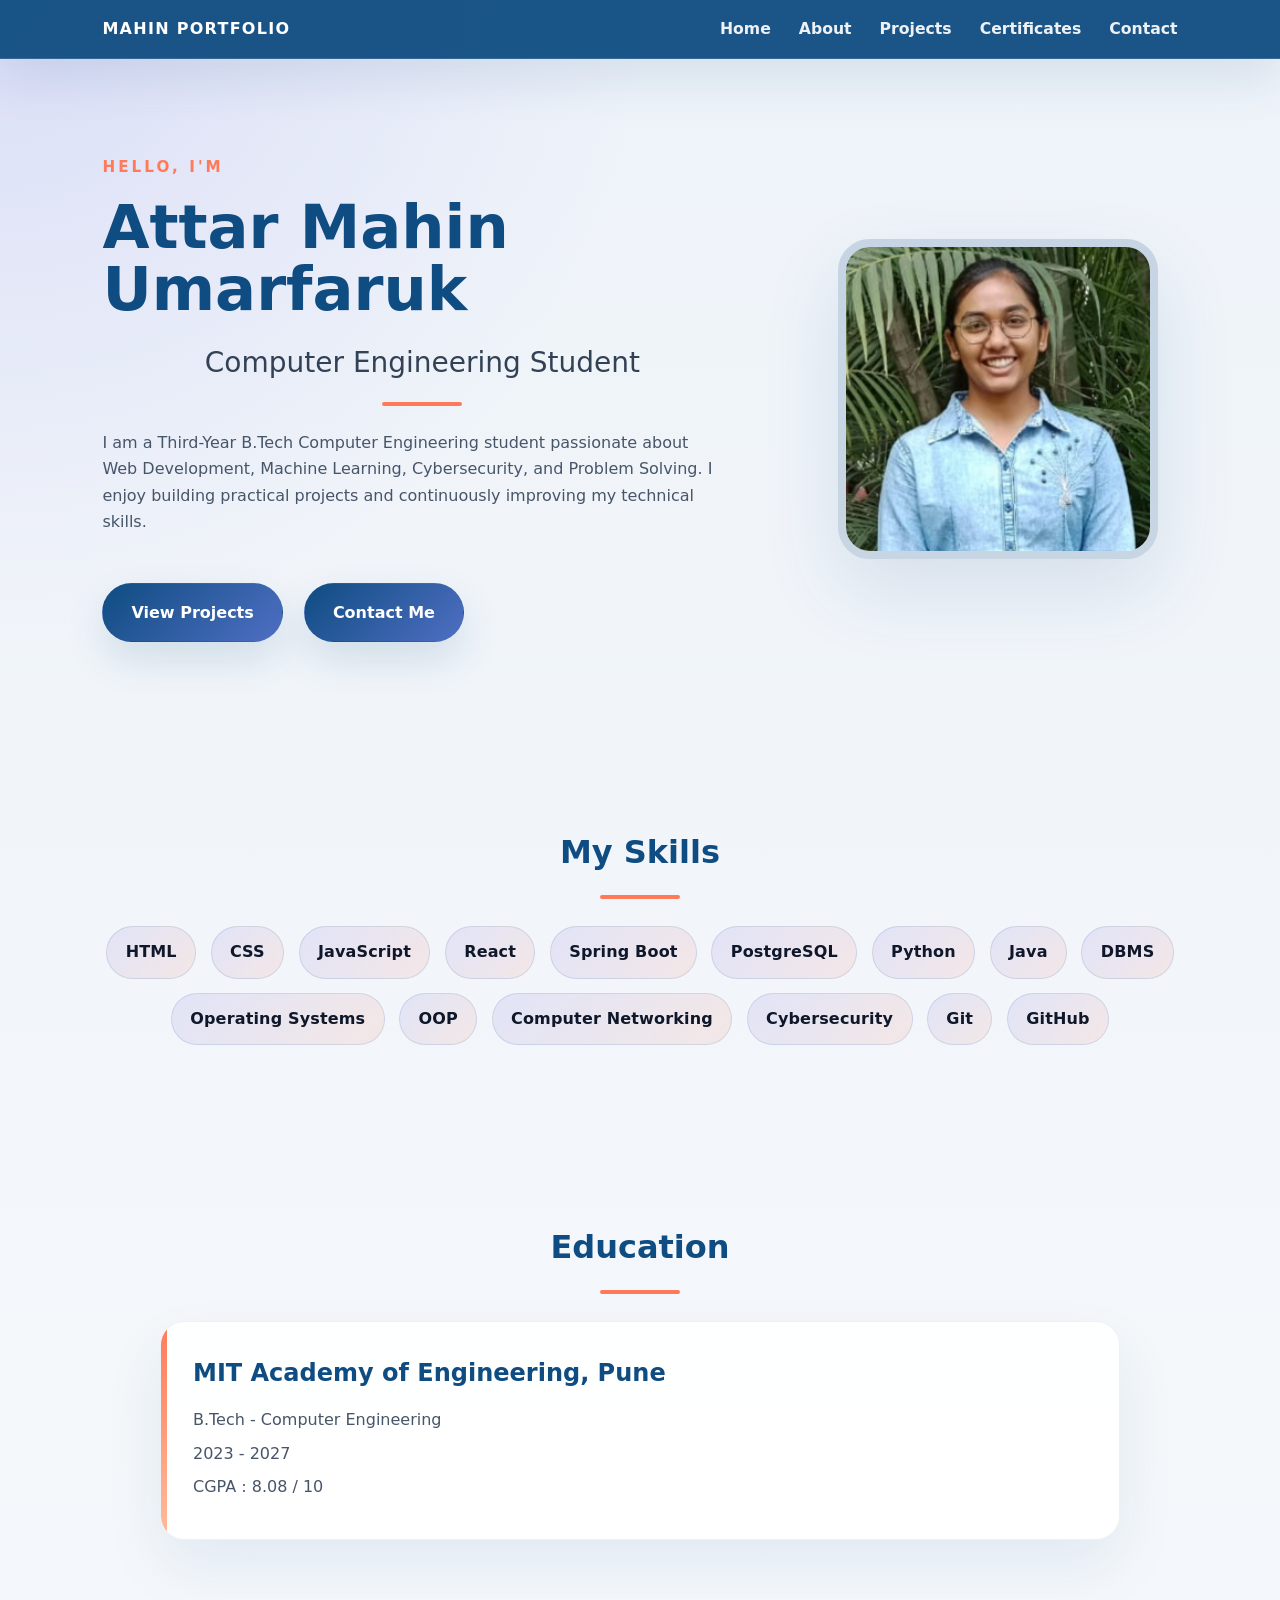
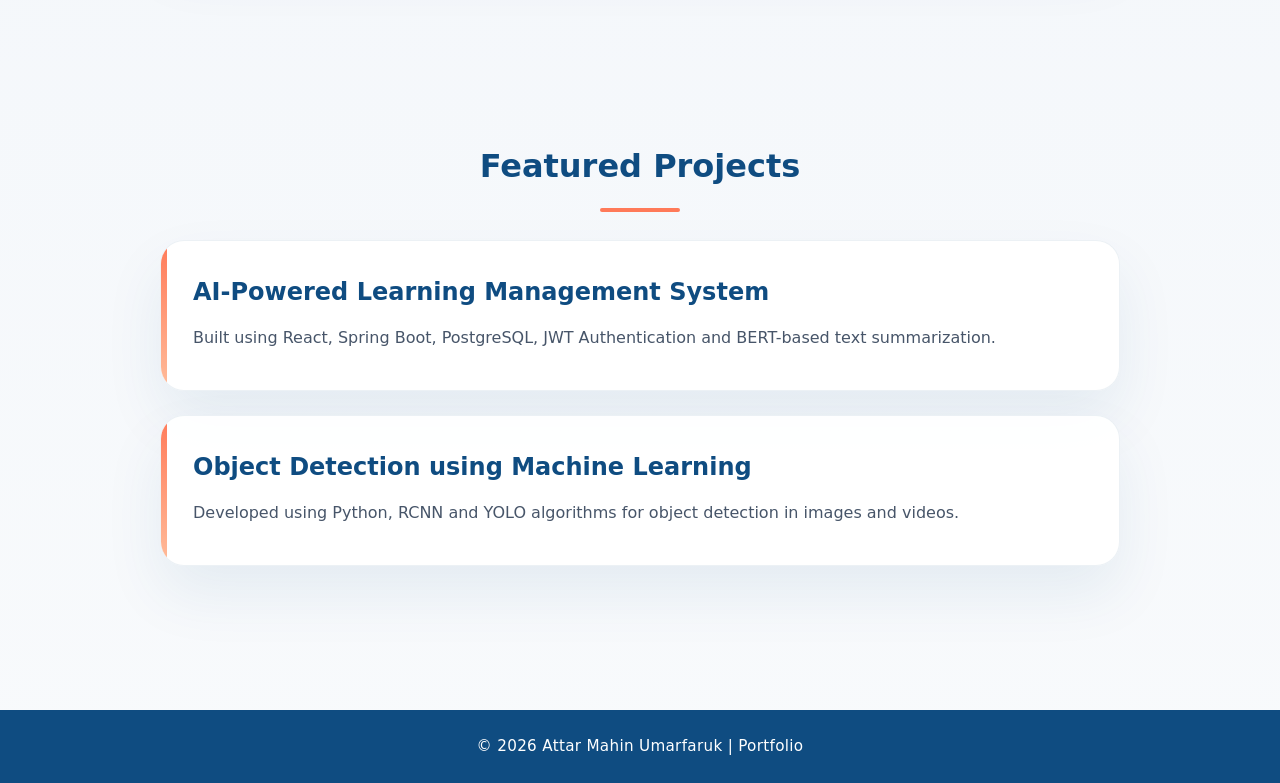
<file: index.html>
<!DOCTYPE html>
<html lang="en">
<head>
    <meta charset="UTF-8">
    <meta name="viewport" content="width=device-width, initial-scale=1.0">
    <title>Attar Mahin Umarfaruk | Portfolio</title>
    <link rel="stylesheet" href="style.css">
</head>

<body>

    <!-- Navigation -->
    <nav>
        <div class="logo">
            <h2>Mahin Portfolio</h2>
        </div>

        <ul>
            <li><a href="index.html">Home</a></li>
            <li><a href="about.html">About</a></li>
            <li><a href="projects.html">Projects</a></li>
            <li><a href="certificates.html">Certificates</a></li>
            <li><a href="contact.html">Contact</a></li>
        </ul>
    </nav>

    <!-- Hero Section -->
    <section class="hero">

        <div class="hero-text">

            <h3>Hello, I'm</h3>

            <h1>Attar Mahin Umarfaruk</h1>

            <h2>Computer Engineering Student</h2>

            <p>
                I am a Third-Year B.Tech Computer Engineering student passionate
                about Web Development, Machine Learning, Cybersecurity, and
                Problem Solving. I enjoy building practical projects and
                continuously improving my technical skills.
            </p>

            <div class="buttons">
                <a href="projects.html" class="btn">View Projects</a>
                <a href="contact.html" class="btn">Contact Me</a>
            </div>

        </div>

        <div class="hero-image">
            <img src="images/profile.jpg" alt="Mahin Profile Photo">
        </div>

    </section>

    <!-- Skills -->
    <section class="skills">

        <h2>My Skills</h2>

        <div class="skill-box">
            <span>HTML</span>
            <span>CSS</span>
            <span>JavaScript</span>
            <span>React</span>
            <span>Spring Boot</span>
            <span>PostgreSQL</span>
            <span>Python</span>
            <span>Java</span>
            <span>DBMS</span>
            <span>Operating Systems</span>
            <span>OOP</span>
            <span>Computer Networking</span>
            <span>Cybersecurity</span>
            <span>Git</span>
            <span>GitHub</span>
        </div>

    </section>

    <!-- Education -->
    <section class="education">

        <h2>Education</h2>

        <div class="card">
            <h3>MIT Academy of Engineering, Pune</h3>
            <p>B.Tech - Computer Engineering</p>
            <p>2023 - 2027</p>
            <p>CGPA : 8.08 / 10</p>
        </div>

    </section>

    <!-- Featured Projects -->
    <section class="projects">

        <h2>Featured Projects</h2>

        <div class="card">
            <h3>AI-Powered Learning Management System</h3>
            <p>
                Built using React, Spring Boot, PostgreSQL,
                JWT Authentication and BERT-based text summarization.
            </p>
        </div>

        <div class="card">
            <h3>Object Detection using Machine Learning</h3>
            <p>
                Developed using Python, RCNN and YOLO algorithms
                for object detection in images and videos.
            </p>
        </div>

    </section>

    <!-- Footer -->
    <footer>
        <p>© 2026 Attar Mahin Umarfaruk | Portfolio</p>
    </footer>

    <script src="script.js"></script>

</body>
</html>
</file>
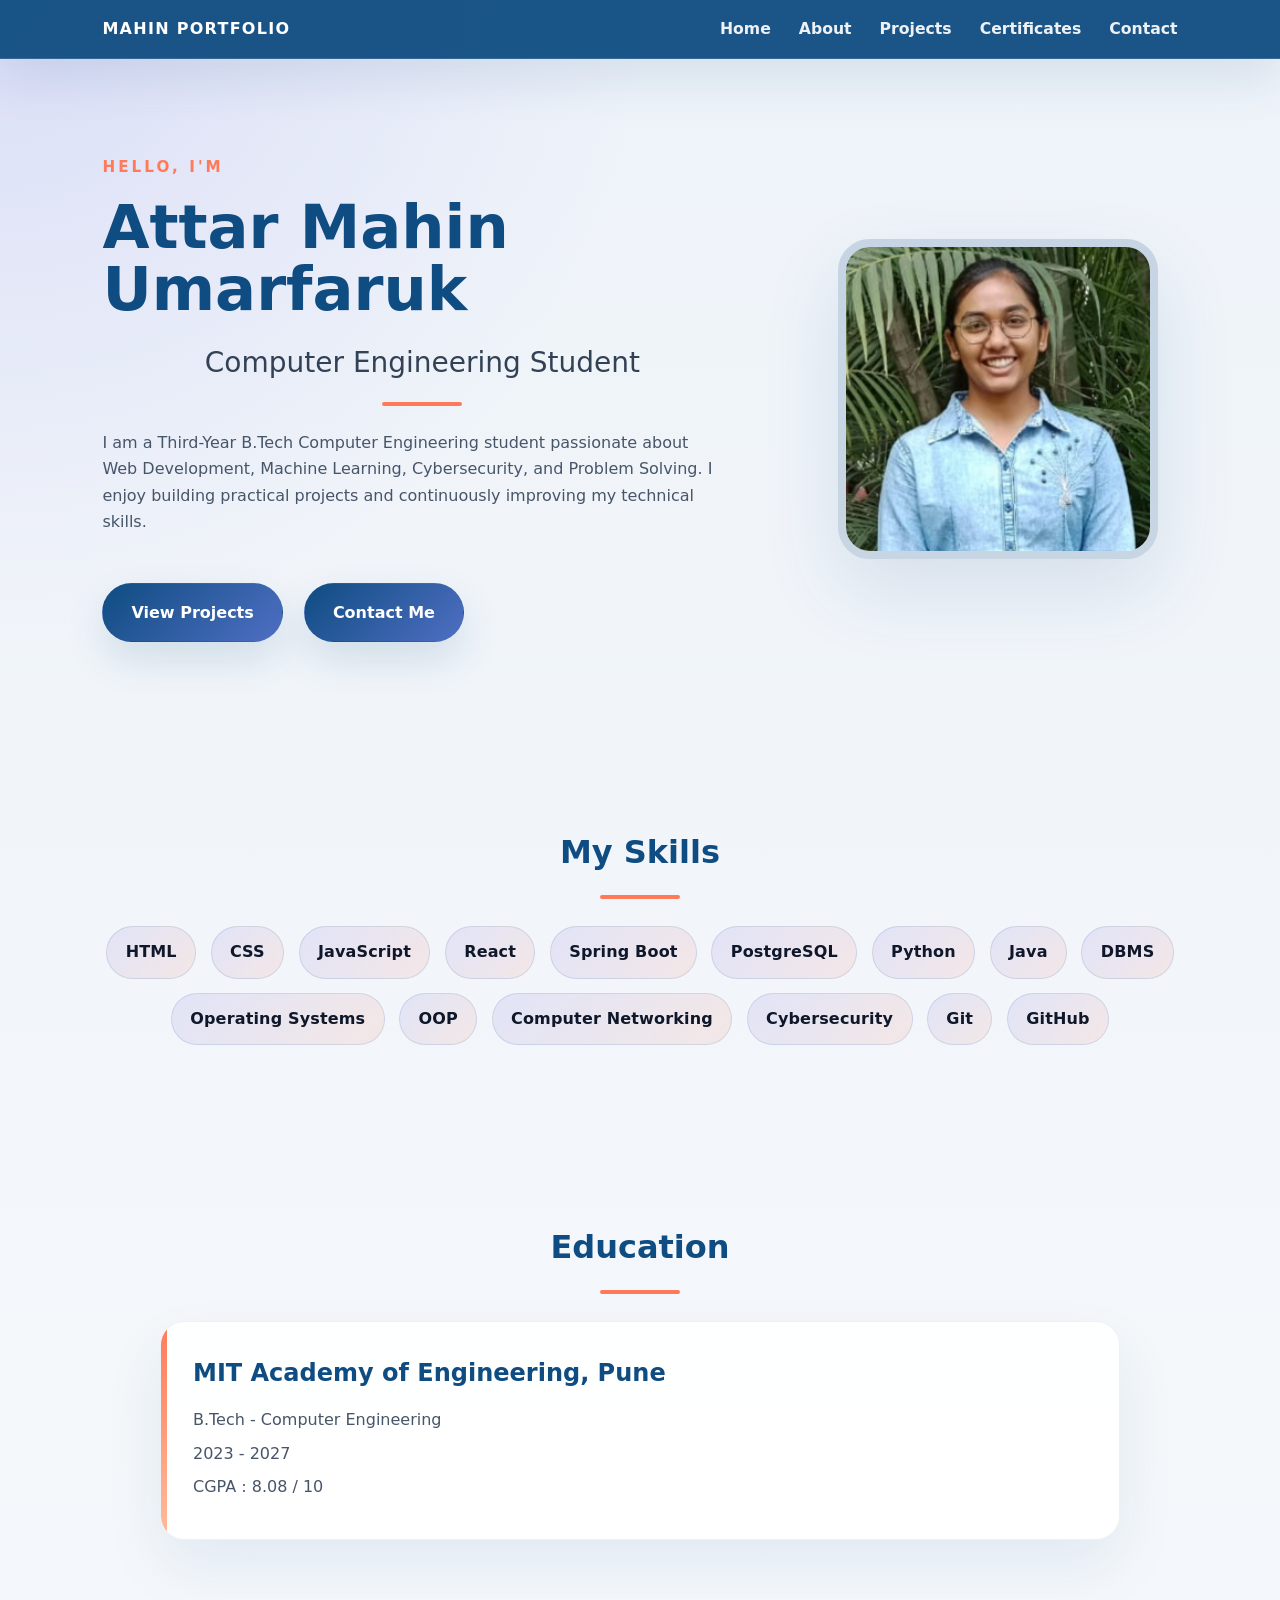
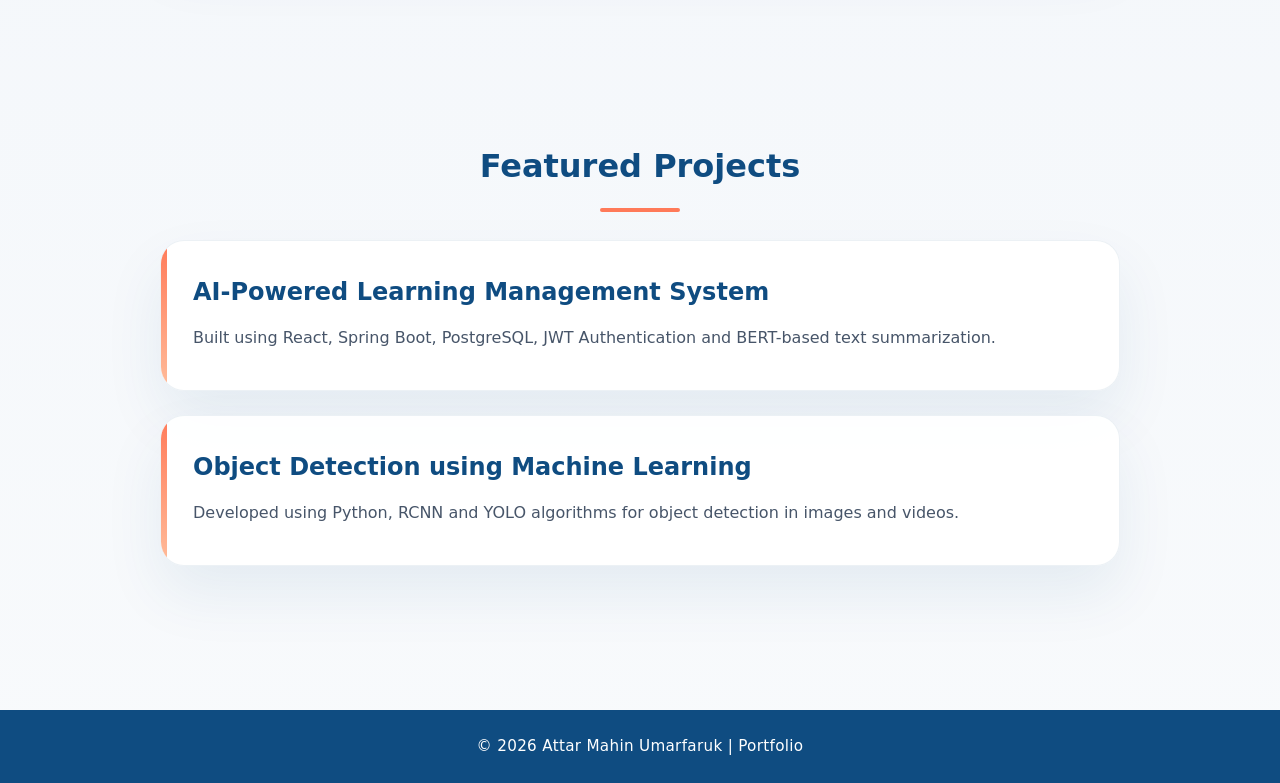
<file: portfolio/index.html>
<!DOCTYPE html>
<html lang="en">
<head>
    <meta charset="UTF-8">
    <meta name="viewport" content="width=device-width, initial-scale=1.0">
    <title>Attar Mahin Umarfaruk | Portfolio</title>
    <link rel="stylesheet" href="style.css">
</head>

<body>

    <!-- Navigation -->
    <nav>
        <div class="logo">
            <h2>Mahin Portfolio</h2>
        </div>

        <ul>
            <li><a href="index.html">Home</a></li>
            <li><a href="about.html">About</a></li>
            <li><a href="projects.html">Projects</a></li>
            <li><a href="certificates.html">Certificates</a></li>
            <li><a href="contact.html">Contact</a></li>
        </ul>
    </nav>

    <!-- Hero Section -->
    <section class="hero">

        <div class="hero-text">

            <h3>Hello, I'm</h3>

            <h1>Attar Mahin Umarfaruk</h1>

            <h2>Computer Engineering Student</h2>

            <p>
                I am a Third-Year B.Tech Computer Engineering student passionate
                about Web Development, Machine Learning, Cybersecurity, and
                Problem Solving. I enjoy building practical projects and
                continuously improving my technical skills.
            </p>

            <div class="buttons">
                <a href="projects.html" class="btn">View Projects</a>
                <a href="contact.html" class="btn">Contact Me</a>
            </div>

        </div>

        <div class="hero-image">
            <img src="images/profile.jpg" alt="Mahin Profile Photo">
        </div>

    </section>

    <!-- Skills -->
    <section class="skills">

        <h2>My Skills</h2>

        <div class="skill-box">
            <span>HTML</span>
            <span>CSS</span>
            <span>JavaScript</span>
            <span>React</span>
            <span>Spring Boot</span>
            <span>PostgreSQL</span>
            <span>Python</span>
            <span>Java</span>
            <span>DBMS</span>
            <span>Operating Systems</span>
            <span>OOP</span>
            <span>Computer Networking</span>
            <span>Cybersecurity</span>
            <span>Git</span>
            <span>GitHub</span>
        </div>

    </section>

    <!-- Education -->
    <section class="education">

        <h2>Education</h2>

        <div class="card">
            <h3>MIT Academy of Engineering, Pune</h3>
            <p>B.Tech - Computer Engineering</p>
            <p>2023 - 2027</p>
            <p>CGPA : 8.08 / 10</p>
        </div>

    </section>

    <!-- Featured Projects -->
    <section class="projects">

        <h2>Featured Projects</h2>

        <div class="card">
            <h3>AI-Powered Learning Management System</h3>
            <p>
                Built using React, Spring Boot, PostgreSQL,
                JWT Authentication and BERT-based text summarization.
            </p>
        </div>

        <div class="card">
            <h3>Object Detection using Machine Learning</h3>
            <p>
                Developed using Python, RCNN and YOLO algorithms
                for object detection in images and videos.
            </p>
        </div>

    </section>

    <!-- Footer -->
    <footer>
        <p>© 2026 Attar Mahin Umarfaruk | Portfolio</p>
    </footer>

    <script src="script.js"></script>

</body>
</html>
</file>
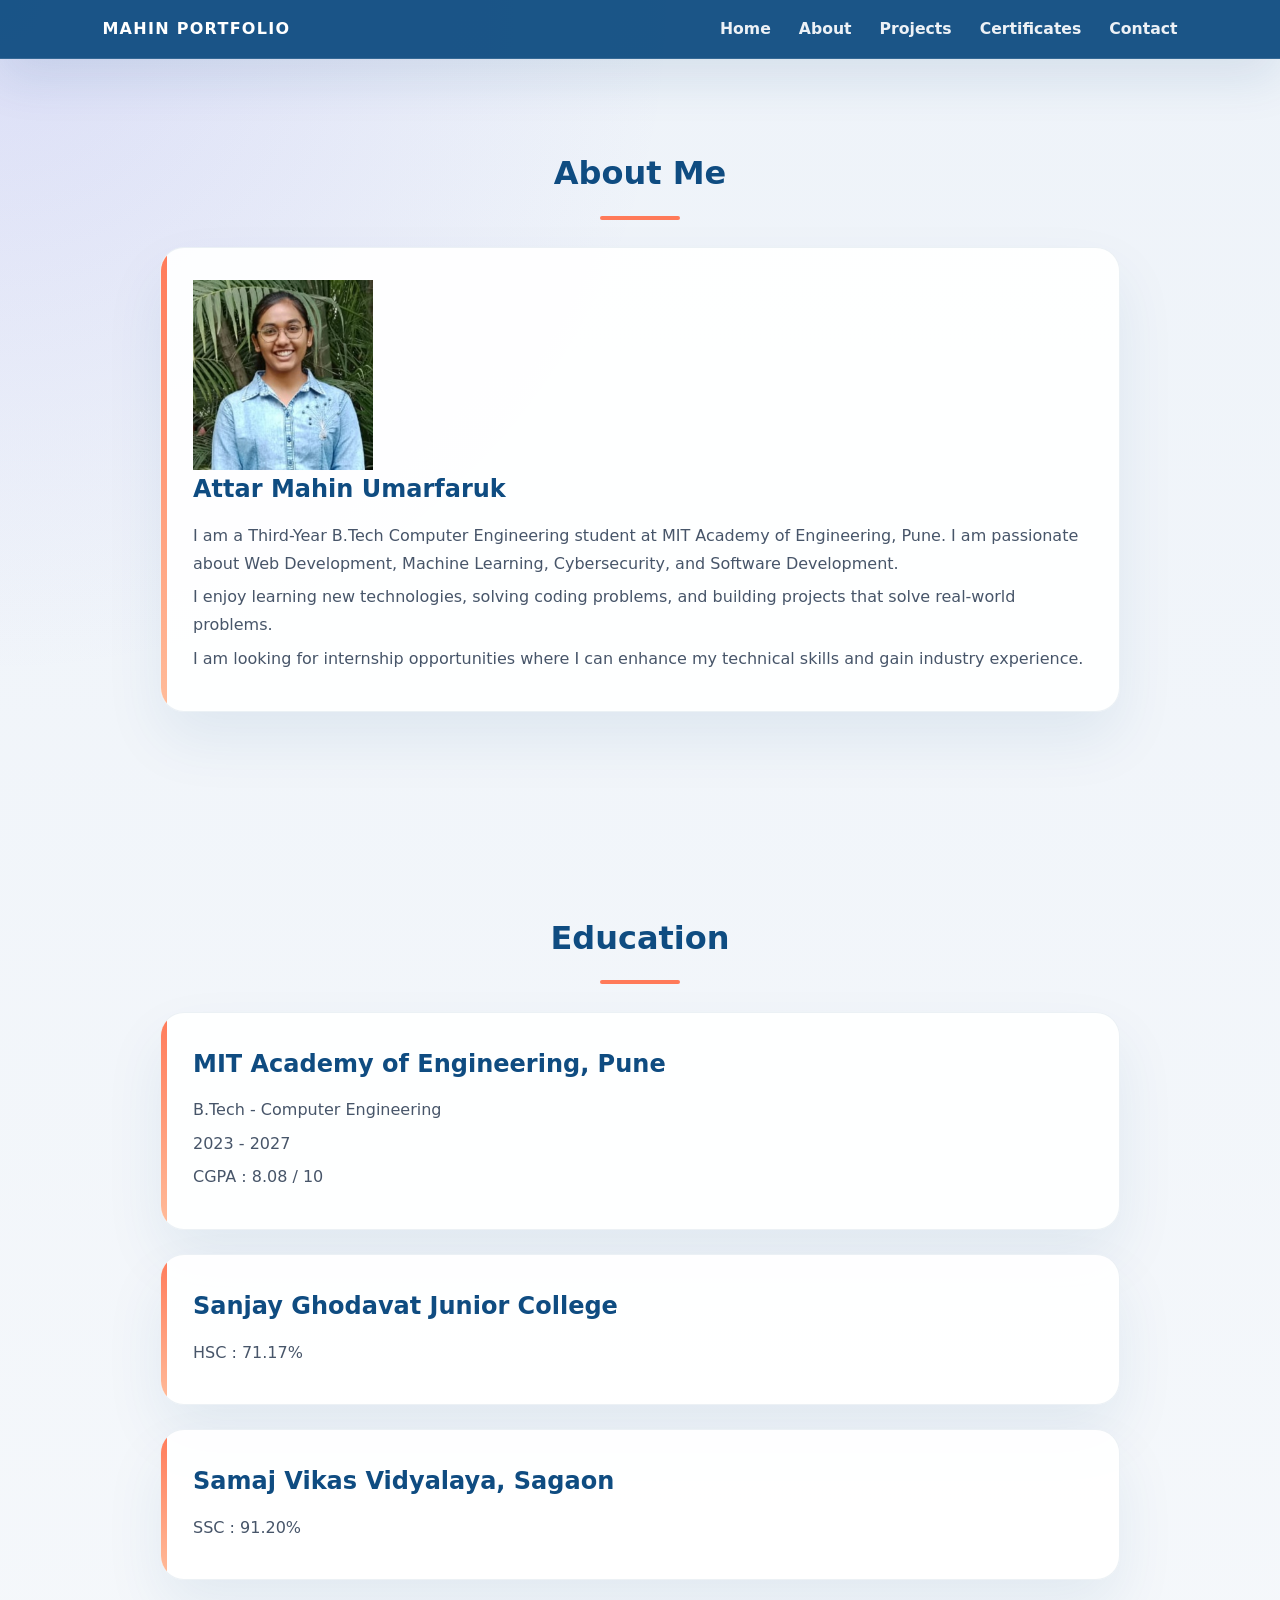
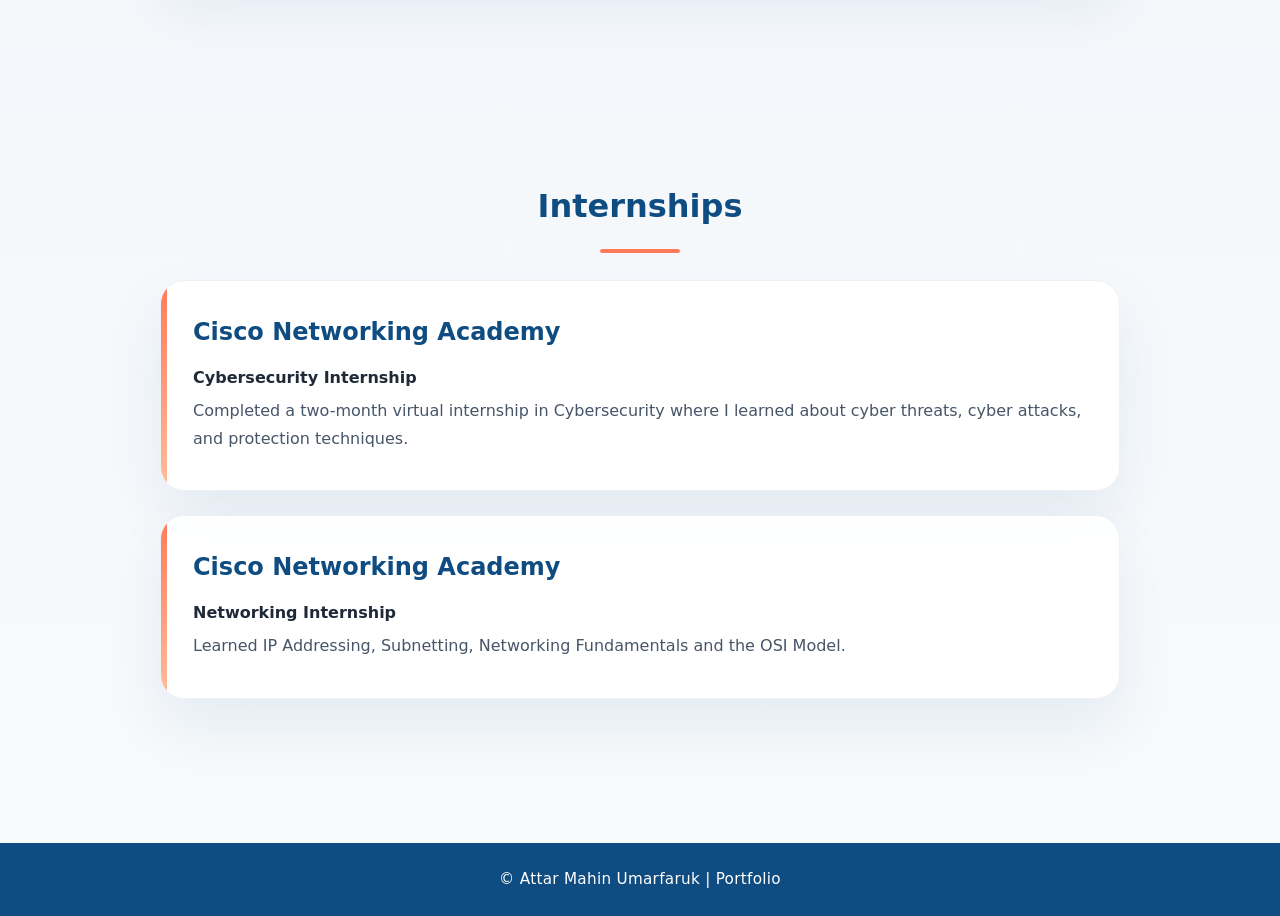
<file: about.html>
<!DOCTYPE html>
<html lang="en">
<head>
    <meta charset="UTF-8">
    <meta name="viewport" content="width=device-width, initial-scale=1.0">
    <title>About | Mahin Portfolio</title>
    <link rel="stylesheet" href="style.css">
</head>

<body>

<nav>
    <div class="logo">
        <h2>Mahin Portfolio</h2>
    </div>

    <ul>
        <li><a href="index.html">Home</a></li>
        <li><a href="about.html">About</a></li>
        <li><a href="projects.html">Projects</a></li>
        <li><a href="certificates.html">Certificates</a></li>
        <li><a href="contact.html">Contact</a></li>
    </ul>
</nav>

<section>

    <h2>About Me</h2>

    <div class="card">

        <img src="images/profile.jpg" alt="Profile Photo" width="180">

        <h3>Attar Mahin Umarfaruk</h3>

        <p>
            I am a Third-Year B.Tech Computer Engineering student at
            MIT Academy of Engineering, Pune.
            I am passionate about Web Development,
            Machine Learning, Cybersecurity, and Software Development.
        </p>

        <p>
            I enjoy learning new technologies, solving coding problems,
            and building projects that solve real-world problems.
        </p>

        <p>
            I am looking for internship opportunities where I can
            enhance my technical skills and gain industry experience.
        </p>

    </div>

</section>

<section>

    <h2>Education</h2>

    <div class="card">

        <h3>MIT Academy of Engineering, Pune</h3>

        <p>B.Tech - Computer Engineering</p>

        <p>2023 - 2027</p>

        <p>CGPA : 8.08 / 10</p>

    </div>

    <div class="card">

        <h3>Sanjay Ghodavat Junior College</h3>

        <p>HSC : 71.17%</p>

    </div>

    <div class="card">

        <h3>Samaj Vikas Vidyalaya, Sagaon</h3>

        <p>SSC : 91.20%</p>

    </div>

</section>

<section>

    <h2>Internships</h2>

    <div class="card">

        <h3>Cisco Networking Academy</h3>

        <h4>Cybersecurity Internship</h4>

        <p>
            Completed a two-month virtual internship in Cybersecurity
            where I learned about cyber threats, cyber attacks,
            and protection techniques.
        </p>

    </div>

    <div class="card">

        <h3>Cisco Networking Academy</h3>

        <h4>Networking Internship</h4>

        <p>
            Learned IP Addressing, Subnetting,
            Networking Fundamentals and the OSI Model.
        </p>

    </div>

</section>

<footer>

<p>© Attar Mahin Umarfaruk | Portfolio</p>

</footer>

</body>
</html>
</file>
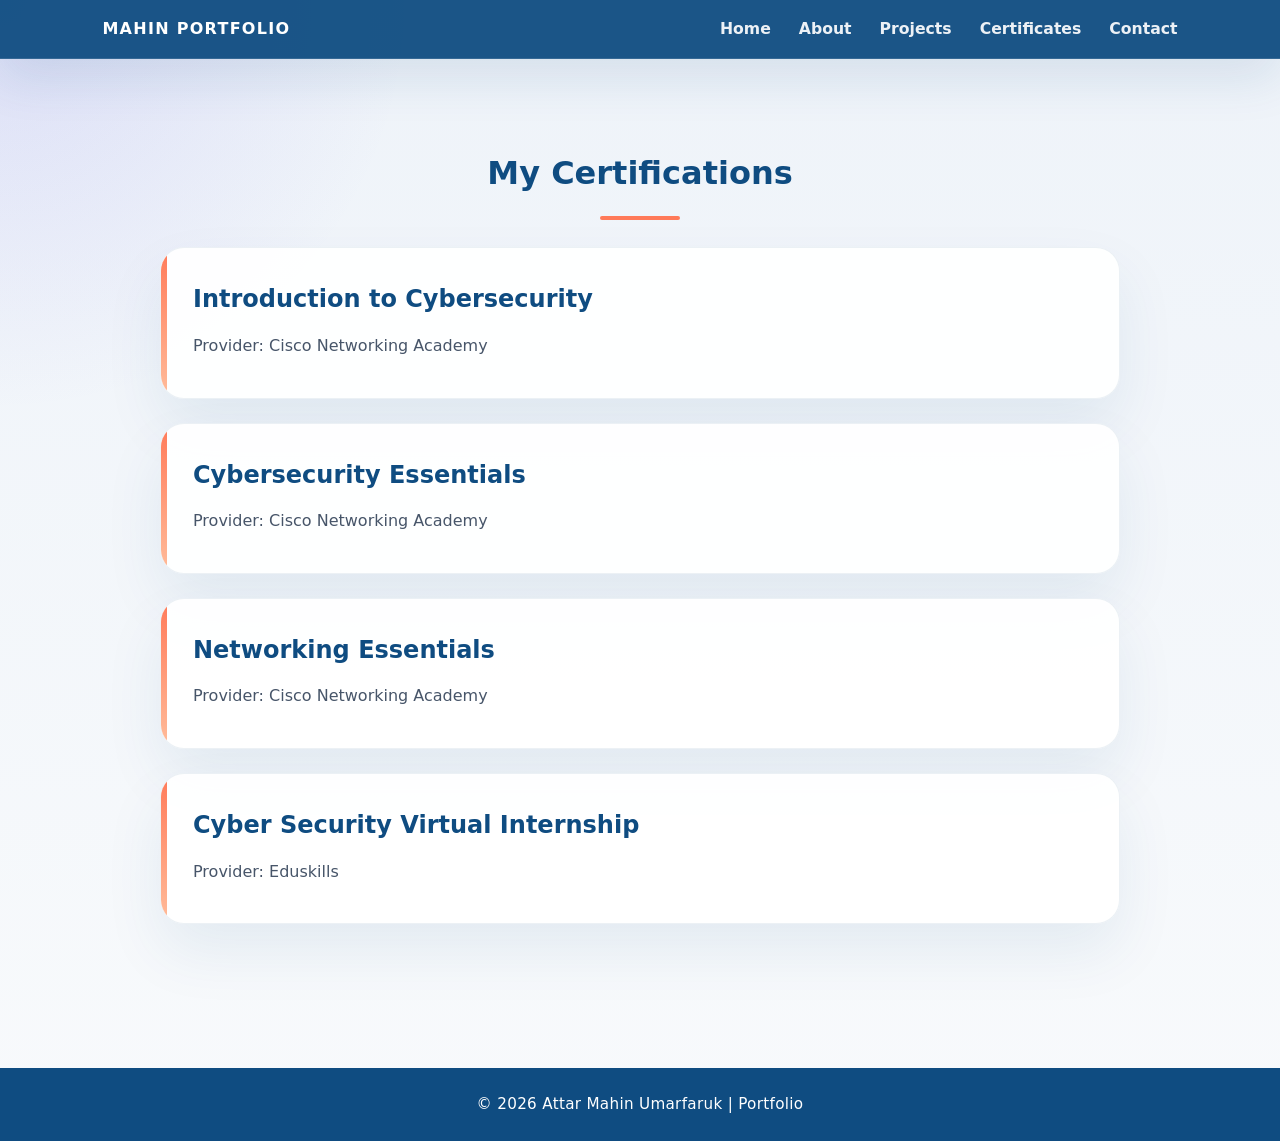
<file: certificates.html>
<!DOCTYPE html>
<html lang="en">
<head>
    <meta charset="UTF-8">
    <meta name="viewport" content="width=device-width, initial-scale=1.0">
    <title>Certificates | Mahin Portfolio</title>
    <link rel="stylesheet" href="style.css">
</head>

<body>

<nav>
    <div class="logo">
        <h2>Mahin Portfolio</h2>
    </div>

    <ul>
        <li><a href="index.html">Home</a></li>
        <li><a href="about.html">About</a></li>
        <li><a href="projects.html">Projects</a></li>
        <li><a href="certificates.html">Certificates</a></li>
        <li><a href="contact.html">Contact</a></li>
    </ul>
</nav>

<section>

    <h2>My Certifications</h2>

    <div class="card">
        <h3>Introduction to Cybersecurity</h3>
        <p>Provider: Cisco Networking Academy</p>
    </div>

    <div class="card">
        <h3>Cybersecurity Essentials</h3>
        <p>Provider: Cisco Networking Academy</p>
    </div>

    <div class="card">
        <h3>Networking Essentials</h3>
        <p>Provider: Cisco Networking Academy</p>
    </div>

    <div class="card">
        <h3>Cyber Security Virtual Internship</h3>
        <p>Provider: Eduskills</p>
    </div>

</section>

<footer>
    <p>© 2026 Attar Mahin Umarfaruk | Portfolio</p>
</footer>

</body>
</html>
</file>
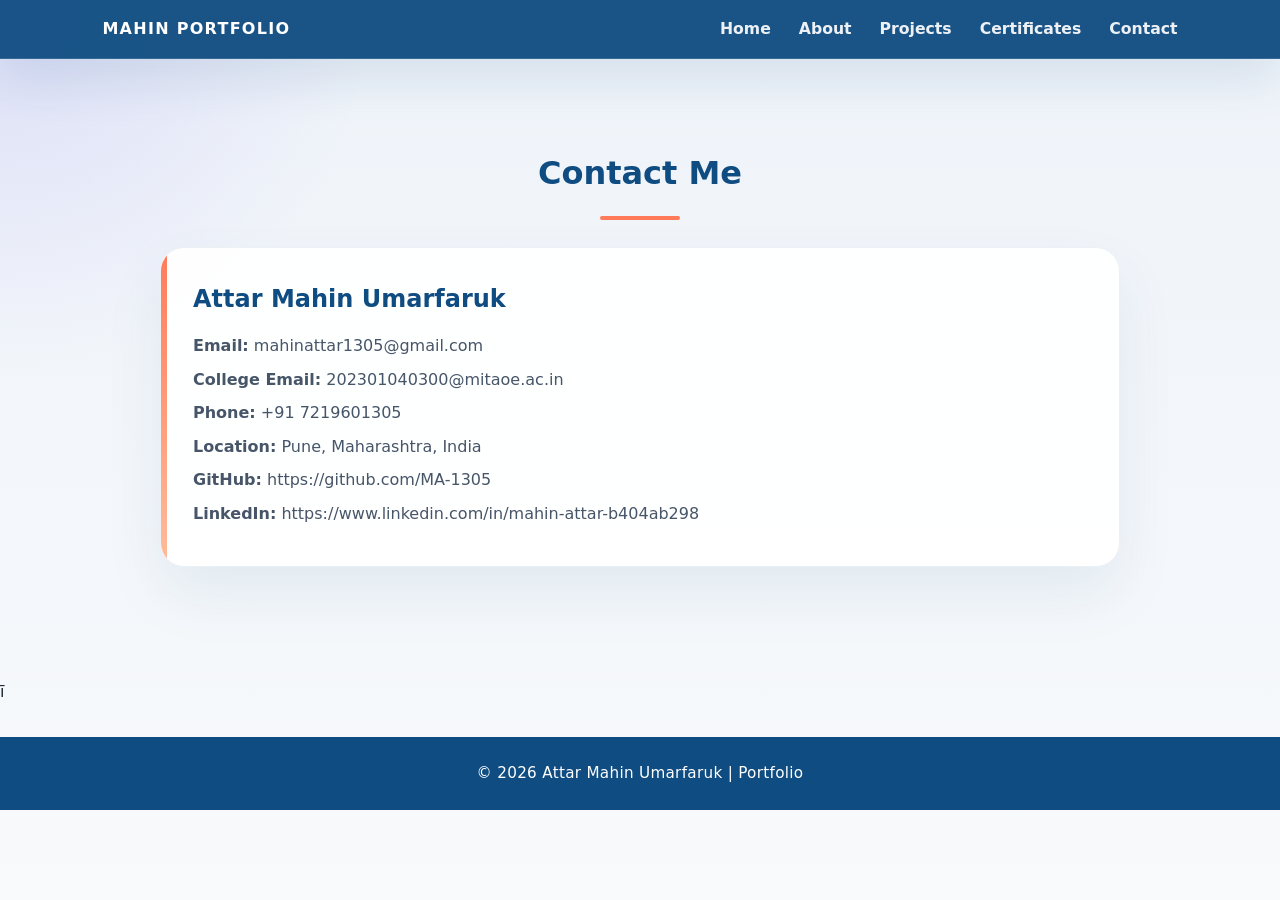
<file: contact.html>
<!DOCTYPE html>
<html lang="en">
<head>
    <meta charset="UTF-8">
    <meta name="viewport" content="width=device-width, initial-scale=1.0">
    <title>Contact | Mahin Portfolio</title>
    <link rel="stylesheet" href="style.css">
</head>

<body>

<nav>
    <div class="logo">
        <h2>Mahin Portfolio</h2>
    </div>

    <ul>
        <li><a href="index.html">Home</a></li>
        <li><a href="about.html">About</a></li>
        <li><a href="projects.html">Projects</a></li>
        <li><a href="certificates.html">Certificates</a></li>
        <li><a href="contact.html">Contact</a></li>
    </ul>
</nav>

<section>

    <h2>Contact Me</h2>

    <div class="card">

        <h3>Attar Mahin Umarfaruk</h3>

        <p><strong>Email:</strong> mahinattar1305@gmail.com</p>

        <p><strong>College Email:</strong> 202301040300@mitaoe.ac.in</p>

        <p><strong>Phone:</strong> +91 7219601305</p>

        <p><strong>Location:</strong> Pune, Maharashtra, India</p>

        <p><strong>GitHub:</strong> https://github.com/MA-1305</p>

        <p><strong>LinkedIn:</strong> https://www.linkedin.com/in/mahin-attar-b404ab298</p>

    </div>

</section>
ī
<footer>
    <p>© 2026 Attar Mahin Umarfaruk | Portfolio</p>
</footer>

</body>
</html>
</file>
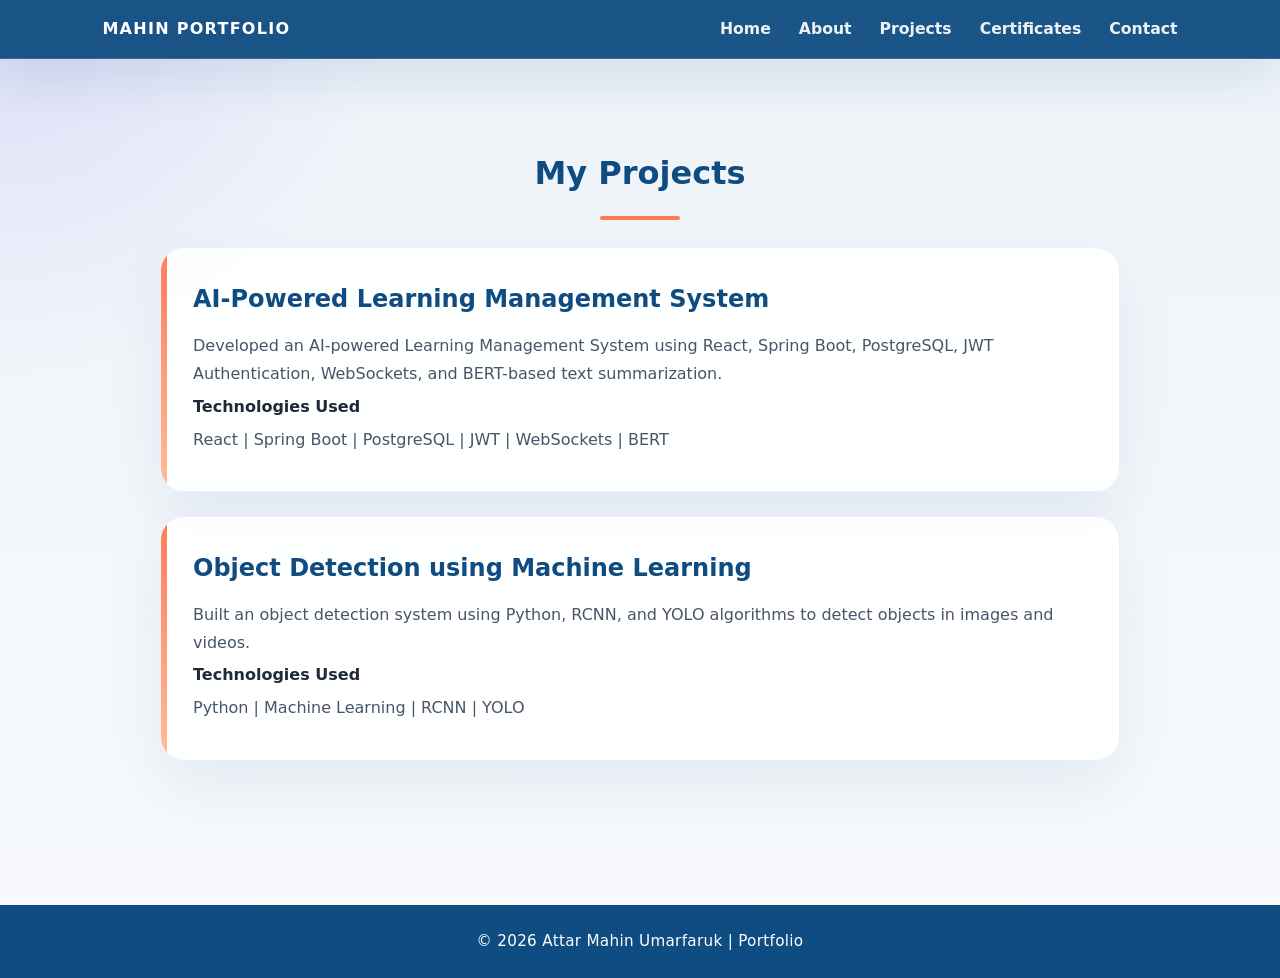
<file: projects.html>
<!DOCTYPE html>
<html lang="en">
<head>
    <meta charset="UTF-8">
    <meta name="viewport" content="width=device-width, initial-scale=1.0">
    <title>Projects | Mahin Portfolio</title>
    <link rel="stylesheet" href="style.css">
</head>

<body>

<nav>
    <div class="logo">
        <h2>Mahin Portfolio</h2>
    </div>

    <ul>
        <li><a href="index.html">Home</a></li>
        <li><a href="about.html">About</a></li>
        <li><a href="projects.html">Projects</a></li>
        <li><a href="certificates.html">Certificates</a></li>
        <li><a href="contact.html">Contact</a></li>
    </ul>
</nav>

<section>

    <h2>My Projects</h2>

    <div class="card">
        <h3>AI-Powered Learning Management System</h3>

        <p>
            Developed an AI-powered Learning Management System using React,
            Spring Boot, PostgreSQL, JWT Authentication, WebSockets, and
            BERT-based text summarization.
        </p>

        <h4>Technologies Used</h4>

        <p>
            React | Spring Boot | PostgreSQL | JWT | WebSockets | BERT
        </p>

    </div>

    <div class="card">
        <h3>Object Detection using Machine Learning</h3>

        <p>
            Built an object detection system using Python, RCNN, and YOLO
            algorithms to detect objects in images and videos.
        </p>

        <h4>Technologies Used</h4>

        <p>
            Python | Machine Learning | RCNN | YOLO
        </p>

    </div>

</section>

<footer>
    <p>© 2026 Attar Mahin Umarfaruk | Portfolio</p>
</footer>

</body>
</html>
</file>
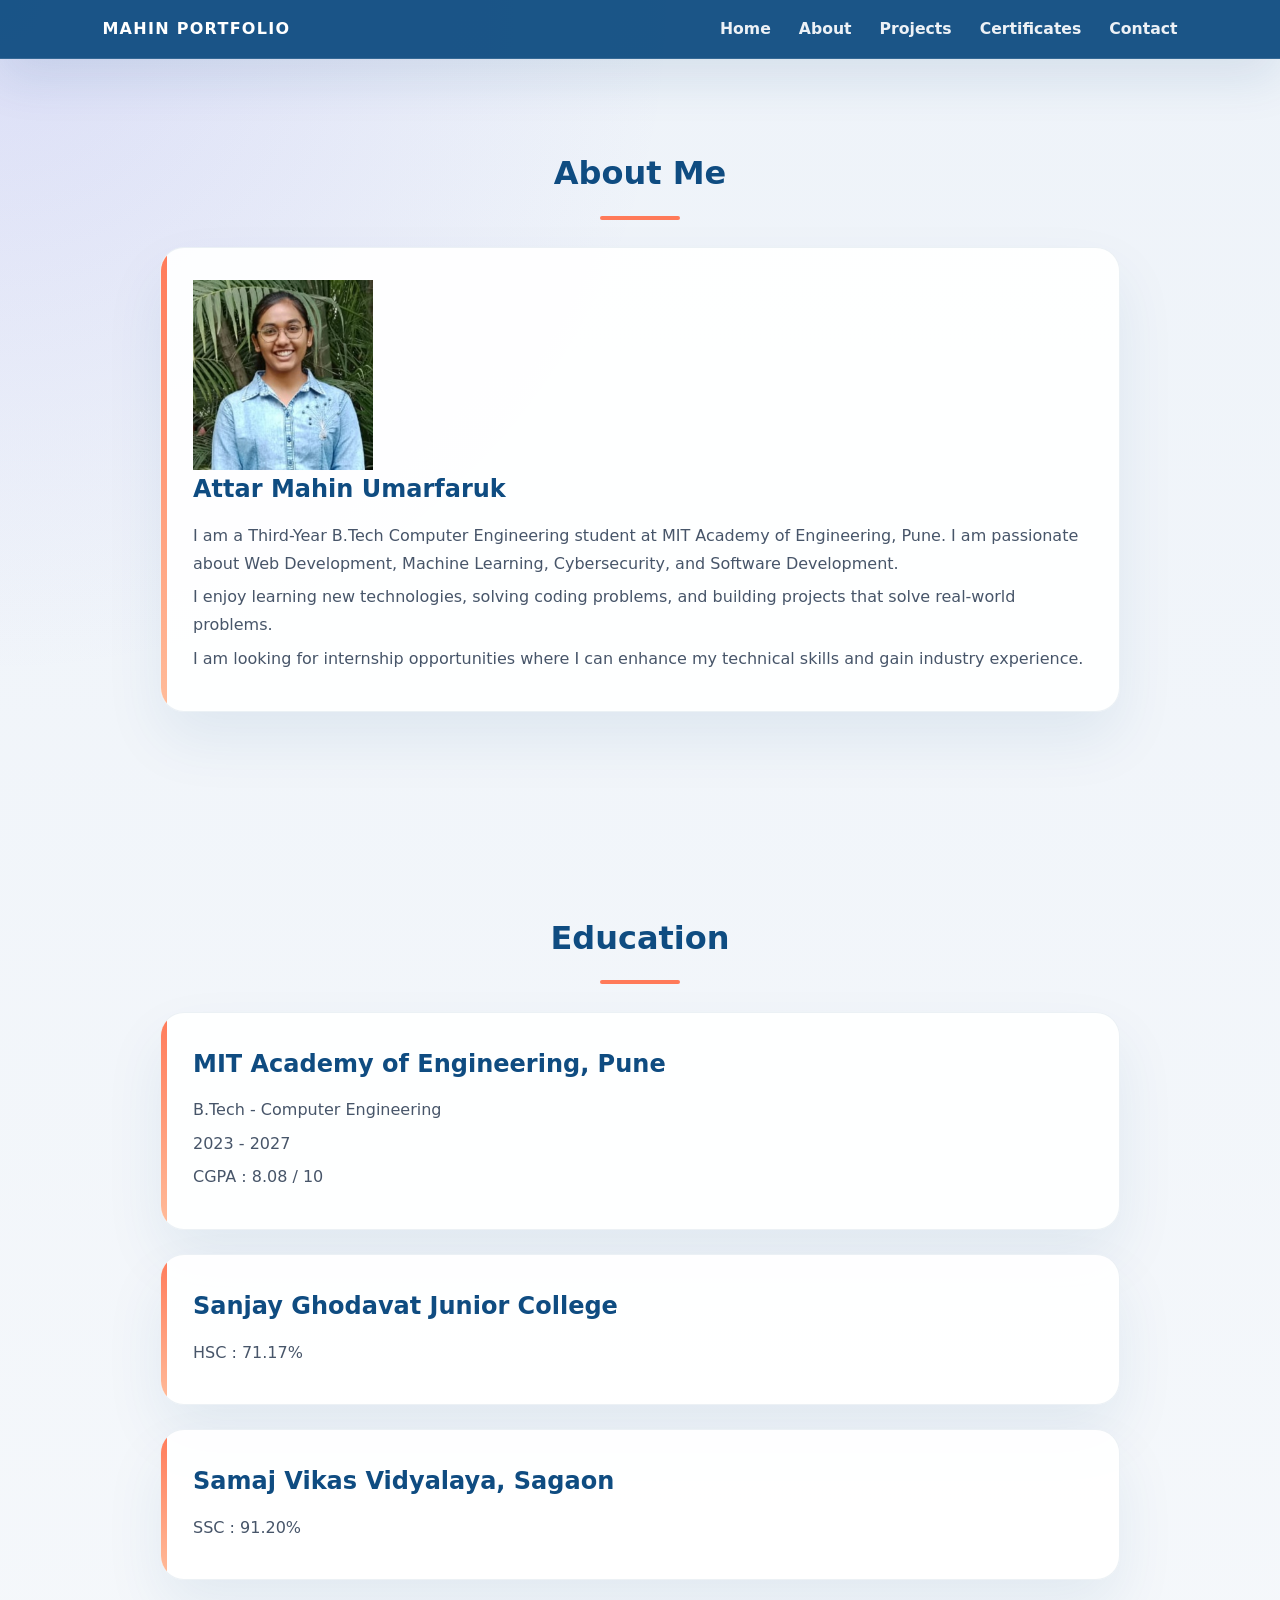
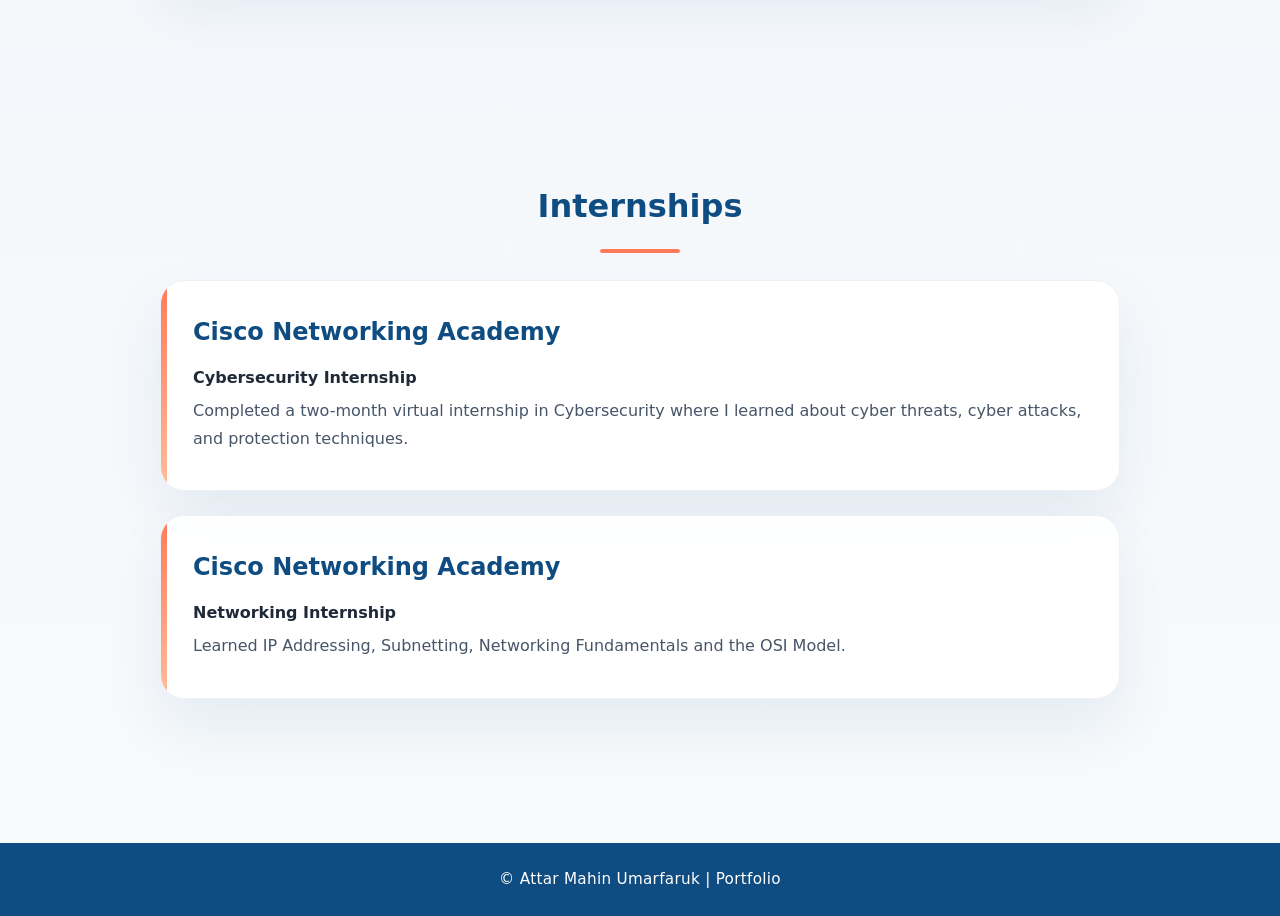
<file: portfolio/about.html>
<!DOCTYPE html>
<html lang="en">
<head>
    <meta charset="UTF-8">
    <meta name="viewport" content="width=device-width, initial-scale=1.0">
    <title>About | Mahin Portfolio</title>
    <link rel="stylesheet" href="style.css">
</head>

<body>

<nav>
    <div class="logo">
        <h2>Mahin Portfolio</h2>
    </div>

    <ul>
        <li><a href="index.html">Home</a></li>
        <li><a href="about.html">About</a></li>
        <li><a href="projects.html">Projects</a></li>
        <li><a href="certificates.html">Certificates</a></li>
        <li><a href="contact.html">Contact</a></li>
    </ul>
</nav>

<section>

    <h2>About Me</h2>

    <div class="card">

        <img src="images/profile.jpg" alt="Profile Photo" width="180">

        <h3>Attar Mahin Umarfaruk</h3>

        <p>
            I am a Third-Year B.Tech Computer Engineering student at
            MIT Academy of Engineering, Pune.
            I am passionate about Web Development,
            Machine Learning, Cybersecurity, and Software Development.
        </p>

        <p>
            I enjoy learning new technologies, solving coding problems,
            and building projects that solve real-world problems.
        </p>

        <p>
            I am looking for internship opportunities where I can
            enhance my technical skills and gain industry experience.
        </p>

    </div>

</section>

<section>

    <h2>Education</h2>

    <div class="card">

        <h3>MIT Academy of Engineering, Pune</h3>

        <p>B.Tech - Computer Engineering</p>

        <p>2023 - 2027</p>

        <p>CGPA : 8.08 / 10</p>

    </div>

    <div class="card">

        <h3>Sanjay Ghodavat Junior College</h3>

        <p>HSC : 71.17%</p>

    </div>

    <div class="card">

        <h3>Samaj Vikas Vidyalaya, Sagaon</h3>

        <p>SSC : 91.20%</p>

    </div>

</section>

<section>

    <h2>Internships</h2>

    <div class="card">

        <h3>Cisco Networking Academy</h3>

        <h4>Cybersecurity Internship</h4>

        <p>
            Completed a two-month virtual internship in Cybersecurity
            where I learned about cyber threats, cyber attacks,
            and protection techniques.
        </p>

    </div>

    <div class="card">

        <h3>Cisco Networking Academy</h3>

        <h4>Networking Internship</h4>

        <p>
            Learned IP Addressing, Subnetting,
            Networking Fundamentals and the OSI Model.
        </p>

    </div>

</section>

<footer>

<p>© Attar Mahin Umarfaruk | Portfolio</p>

</footer>

</body>
</html>
</file>
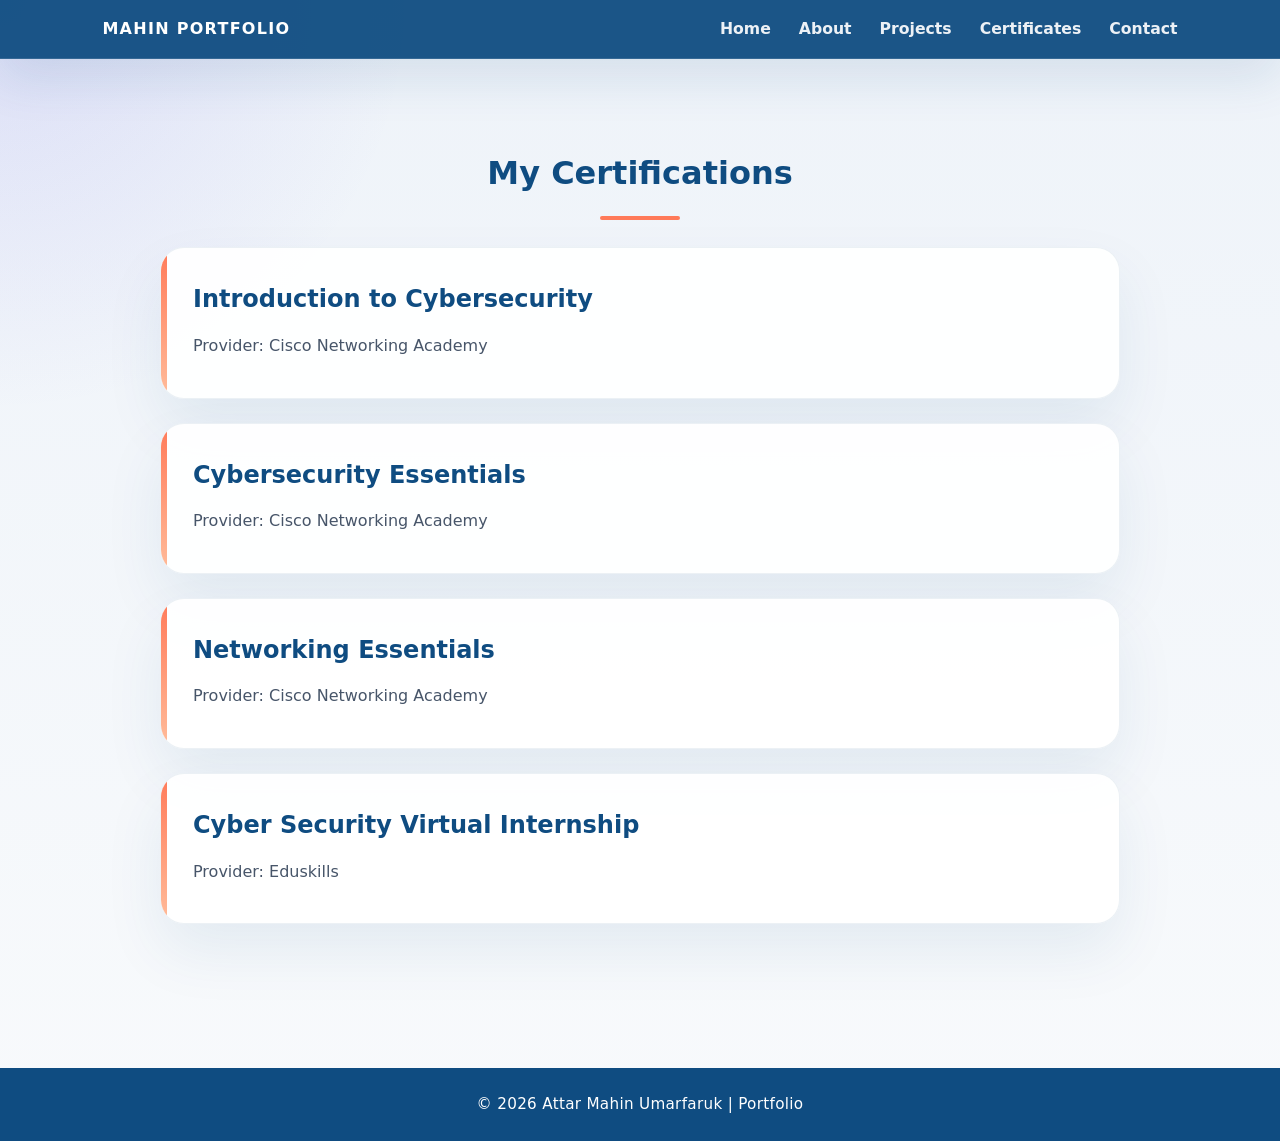
<file: portfolio/certificates.html>
<!DOCTYPE html>
<html lang="en">
<head>
    <meta charset="UTF-8">
    <meta name="viewport" content="width=device-width, initial-scale=1.0">
    <title>Certificates | Mahin Portfolio</title>
    <link rel="stylesheet" href="style.css">
</head>

<body>

<nav>
    <div class="logo">
        <h2>Mahin Portfolio</h2>
    </div>

    <ul>
        <li><a href="index.html">Home</a></li>
        <li><a href="about.html">About</a></li>
        <li><a href="projects.html">Projects</a></li>
        <li><a href="certificates.html">Certificates</a></li>
        <li><a href="contact.html">Contact</a></li>
    </ul>
</nav>

<section>

    <h2>My Certifications</h2>

    <div class="card">
        <h3>Introduction to Cybersecurity</h3>
        <p>Provider: Cisco Networking Academy</p>
    </div>

    <div class="card">
        <h3>Cybersecurity Essentials</h3>
        <p>Provider: Cisco Networking Academy</p>
    </div>

    <div class="card">
        <h3>Networking Essentials</h3>
        <p>Provider: Cisco Networking Academy</p>
    </div>

    <div class="card">
        <h3>Cyber Security Virtual Internship</h3>
        <p>Provider: Eduskills</p>
    </div>

</section>

<footer>
    <p>© 2026 Attar Mahin Umarfaruk | Portfolio</p>
</footer>

</body>
</html>
</file>
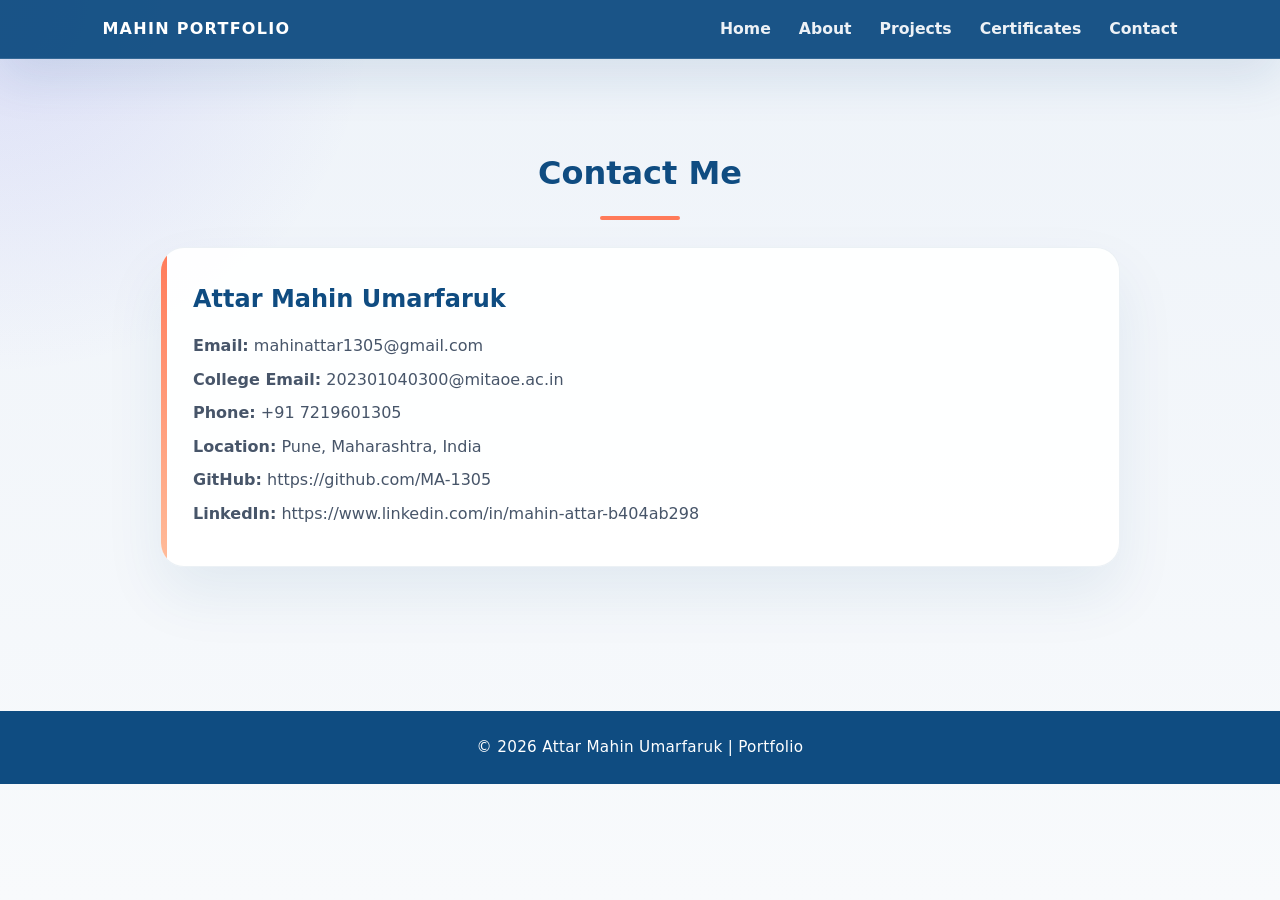
<file: portfolio/contact.html>
<!DOCTYPE html>
<html lang="en">
<head>
    <meta charset="UTF-8">
    <meta name="viewport" content="width=device-width, initial-scale=1.0">
    <title>Contact | Mahin Portfolio</title>
    <link rel="stylesheet" href="style.css">
</head>

<body>

<nav>
    <div class="logo">
        <h2>Mahin Portfolio</h2>
    </div>

    <ul>
        <li><a href="index.html">Home</a></li>
        <li><a href="about.html">About</a></li>
        <li><a href="projects.html">Projects</a></li>
        <li><a href="certificates.html">Certificates</a></li>
        <li><a href="contact.html">Contact</a></li>
    </ul>
</nav>

<section>

    <h2>Contact Me</h2>

    <div class="card">

        <h3>Attar Mahin Umarfaruk</h3>

        <p><strong>Email:</strong> mahinattar1305@gmail.com</p>

        <p><strong>College Email:</strong> 202301040300@mitaoe.ac.in</p>

        <p><strong>Phone:</strong> +91 7219601305</p>

        <p><strong>Location:</strong> Pune, Maharashtra, India</p>

        <p><strong>GitHub:</strong> https://github.com/MA-1305</p>

        <p><strong>LinkedIn:</strong> https://www.linkedin.com/in/mahin-attar-b404ab298</p>

    </div>

</section>

<footer>
    <p>© 2026 Attar Mahin Umarfaruk | Portfolio</p>
</footer>

</body>
</html>
</file>
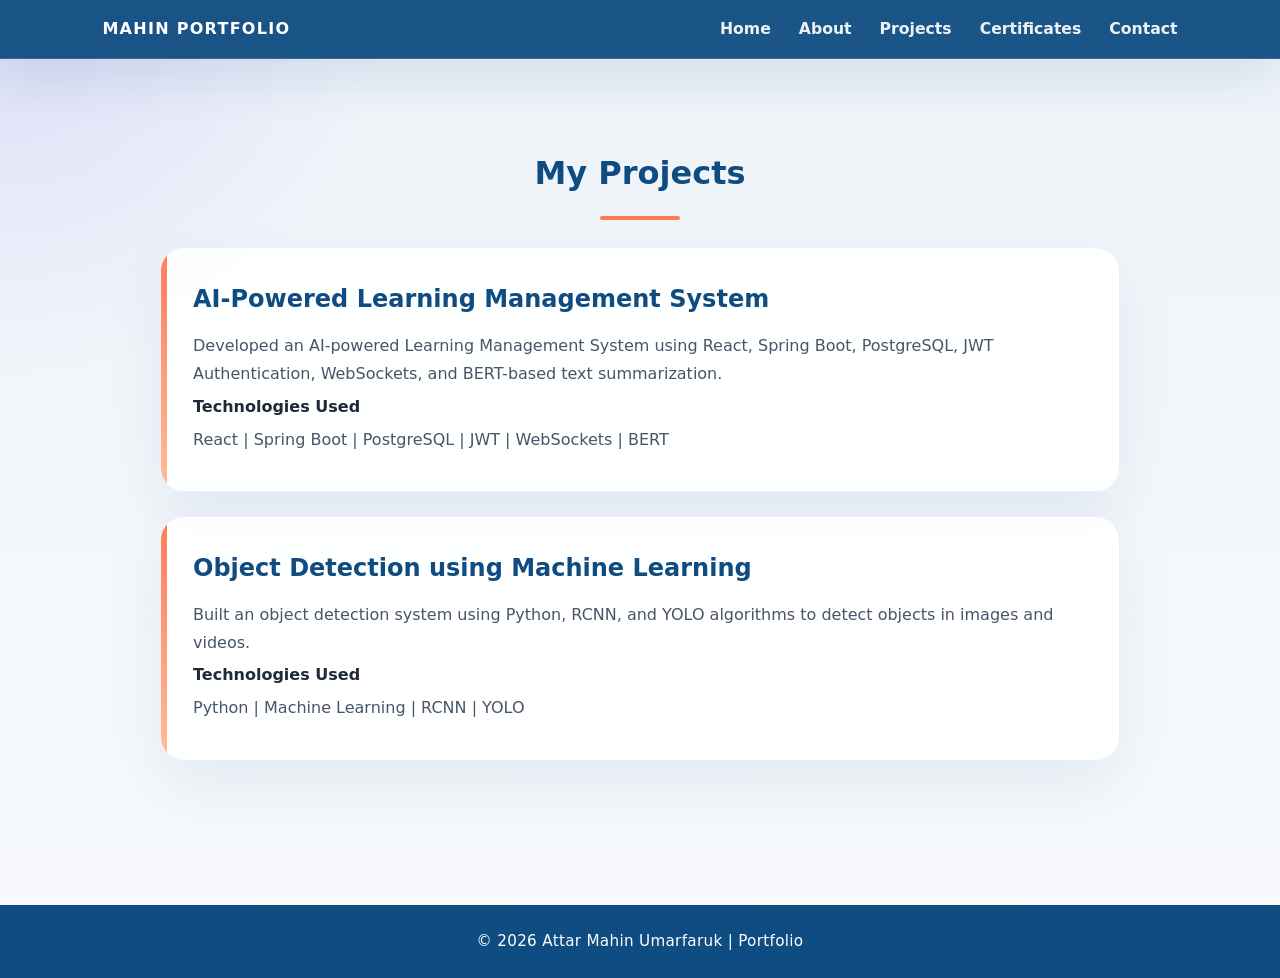
<file: portfolio/projects.html>
<!DOCTYPE html>
<html lang="en">
<head>
    <meta charset="UTF-8">
    <meta name="viewport" content="width=device-width, initial-scale=1.0">
    <title>Projects | Mahin Portfolio</title>
    <link rel="stylesheet" href="style.css">
</head>

<body>

<nav>
    <div class="logo">
        <h2>Mahin Portfolio</h2>
    </div>

    <ul>
        <li><a href="index.html">Home</a></li>
        <li><a href="about.html">About</a></li>
        <li><a href="projects.html">Projects</a></li>
        <li><a href="certificates.html">Certificates</a></li>
        <li><a href="contact.html">Contact</a></li>
    </ul>
</nav>

<section>

    <h2>My Projects</h2>

    <div class="card">
        <h3>AI-Powered Learning Management System</h3>

        <p>
            Developed an AI-powered Learning Management System using React,
            Spring Boot, PostgreSQL, JWT Authentication, WebSockets, and
            BERT-based text summarization.
        </p>

        <h4>Technologies Used</h4>

        <p>
            React | Spring Boot | PostgreSQL | JWT | WebSockets | BERT
        </p>

    </div>

    <div class="card">
        <h3>Object Detection using Machine Learning</h3>

        <p>
            Built an object detection system using Python, RCNN, and YOLO
            algorithms to detect objects in images and videos.
        </p>

        <h4>Technologies Used</h4>

        <p>
            Python | Machine Learning | RCNN | YOLO
        </p>

    </div>

</section>

<footer>
    <p>© 2026 Attar Mahin Umarfaruk | Portfolio</p>
</footer>

</body>
</html>
</file>
<file: style.css>
:root {
    --bg: #eef3f9;
    --surface: rgba(255, 255, 255, 0.92);
    --surface-strong: #ffffff;
    --text: #1f2937;
    --primary: #0f4c81;
    --primary-soft: #4f6fc3;
    --accent: #ff7a59;
    --accent-soft: #ffd9cc;
    --muted: #475569;
    --border: rgba(15, 76, 129, 0.12);
}

/* Reset */
* {
    margin: 0;
    padding: 0;
    box-sizing: border-box;
    font-family: "Inter", system-ui, -apple-system, BlinkMacSystemFont, "Segoe UI", sans-serif;
}

body {
    min-height: 100vh;
    background: radial-gradient(circle at top left, rgba(79, 70, 229, 0.12), transparent 24%), linear-gradient(180deg, #eef3f9 0%, #f8fafc 100%);
    color: var(--text);
    line-height: 1.65;
}

img {
    display: block;
    max-width: 100%;
}

button,
a {
    font: inherit;
}

/* Navigation */

nav {
    background: rgba(15, 76, 129, 0.95);
    color: white;
    display: flex;
    justify-content: space-between;
    align-items: center;
    padding: 1rem 8%;
    position: sticky;
    top: 0;
    z-index: 10;
    box-shadow: 0 18px 50px rgba(15, 76, 129, 0.12);
    border-bottom: 1px solid rgba(255, 255, 255, 0.12);
}

.logo h2 {
    color: white;
    margin: 0;
    letter-spacing: 0.08em;
    text-transform: uppercase;
    font-size: 1rem;
}

nav ul {
    list-style: none;
    display: flex;
    align-items: center;
    gap: 1.75rem;
    margin: 0;
    padding: 0;
    flex-wrap: wrap;
}

nav ul li {
    margin: 0;
}

nav ul li a {
    color: rgba(255, 255, 255, 0.92);
    text-decoration: none;
    font-size: 0.98rem;
    font-weight: 600;
    position: relative;
    transition: color 0.2s ease;
}

nav ul li a::after {
    content: "";
    position: absolute;
    left: 0;
    bottom: -8px;
    width: 0;
    height: 3px;
    background: var(--accent);
    border-radius: 999px;
    transition: width 0.25s ease;
}

nav ul li a:hover,
nav ul li a:focus {
    color: #ffffff;
}

nav ul li a:hover::after {
    width: 100%;
}

/* Hero Section */

.hero {
    display: flex;
    justify-content: space-between;
    align-items: center;
    gap: 3rem;
    flex-wrap: wrap;
    padding: 6rem 8%;
}

.hero-text {
    flex: 1 1 460px;
    max-width: 640px;
}

.hero-text h3 {
    font-size: 0.95rem;
    letter-spacing: 0.2em;
    color: var(--accent);
    text-transform: uppercase;
    margin-bottom: 1rem;
}

.hero-text h1 {
    font-size: 3.8rem;
    line-height: 1.02;
    color: var(--primary);
    margin: 0;
}

.hero-text h2 {
    margin: 1.2rem 0 1.5rem;
    font-size: 1.75rem;
    color: #334155;
    font-weight: 500;
}

.hero-text p {
    margin-bottom: 2rem;
    max-width: 620px;
    color: var(--muted);
    font-size: 1rem;
}

.hero-image {
    flex: 0 0 340px;
    text-align: center;
}

.hero-image img {
    width: 320px;
    aspect-ratio: 1/1;
    border-radius: 32px;
    object-fit: cover;
    border: 8px solid rgba(15, 76, 129, 0.18);
    box-shadow: 0 32px 80px rgba(15, 76, 129, 0.12);
    transition: transform 0.35s ease;
}

.hero-image img:hover {
    transform: translateY(-6px);
}

/* Buttons */

.btn {
    display: inline-flex;
    align-items: center;
    justify-content: center;
    padding: 0.95rem 1.75rem;
    background: linear-gradient(135deg, var(--primary), var(--primary-soft));
    color: white;
    text-decoration: none;
    border-radius: 999px;
    border: 1px solid transparent;
    font-weight: 700;
    transition: transform 0.25s ease, box-shadow 0.25s ease, background 0.25s ease;
    margin-right: 1rem;
    margin-top: 1rem;
    box-shadow: 0 18px 40px rgba(15, 76, 129, 0.14);
}

.btn.secondary {
    background: #ffffff;
    color: var(--primary);
    box-shadow: 0 20px 40px rgba(15, 76, 129, 0.08);
    border-color: rgba(15, 76, 129, 0.12);
}

.btn:hover {
    transform: translateY(-2px);
    box-shadow: 0 24px 45px rgba(15, 76, 129, 0.16);
}

.btn.secondary:hover {
    background: #f8fafc;
}

/* Sections */

section {
    padding: 5.5rem 8%;
}

section h2 {
    position: relative;
    text-align: center;
    color: var(--primary);
    font-size: 2rem;
    margin-bottom: 1.7rem;
}

section h2::after {
    content: "";
    display: block;
    width: 5rem;
    height: 4px;
    background: var(--accent);
    margin: 1rem auto 0;
    border-radius: 999px;
}

/* Skills */

.skill-box {
    display: flex;
    flex-wrap: wrap;
    justify-content: center;
    gap: 0.9rem;
}

.skill-box span {
    background: linear-gradient(135deg, rgba(79, 70, 229, 0.1), rgba(255, 122, 89, 0.12));
    color: #0f172a;
    padding: 0.75rem 1.15rem;
    border-radius: 999px;
    font-weight: 600;
    letter-spacing: 0.01em;
    border: 1px solid rgba(15, 76, 129, 0.12);
    transition: transform 0.25s ease, box-shadow 0.25s ease;
}

.skill-box span:hover {
    transform: translateY(-2px);
    box-shadow: 0 12px 20px rgba(15, 76, 129, 0.08);
}

/* Cards */

.card {
    background: var(--surface);
    padding: 2rem;
    margin: 1.5rem auto;
    border-radius: 1.5rem;
    max-width: 960px;
    box-shadow: 0 28px 60px rgba(15, 76, 129, 0.08);
    border: 1px solid rgba(15, 76, 129, 0.08);
    position: relative;
    overflow: hidden;
}

.card::before {
    content: "";
    position: absolute;
    left: 0;
    top: 0;
    width: 6px;
    height: 100%;
    background: linear-gradient(180deg, var(--accent), #ffbc9a);
    border-radius: 0 12px 12px 0;
}

.card h3 {
    color: var(--primary);
    margin-bottom: 0.75rem;
    font-size: 1.5rem;
}

.card p {
    color: var(--muted);
    font-size: 1rem;
    line-height: 1.75;
    margin: 0.35rem 0;
}

.card + .card {
    margin-top: 1.25rem;
}

/* Footer */

footer {
    background: var(--primary);
    color: white;
    text-align: center;
    padding: 1.5rem 8%;
    margin-top: 2rem;
}

footer p {
    margin: 0;
    font-size: 0.95rem;
    letter-spacing: 0.02em;
}

/* Responsive */

@media (max-width: 960px) {
    nav {
        padding: 1rem 5%;
    }

    .hero {
        padding: 4.5rem 5%;
    }

    section {
        padding: 4rem 5%;
    }
}

@media (max-width: 768px) {
    .hero {
        flex-direction: column-reverse;
        text-align: center;
    }

    .hero-text h1 {
        font-size: 2.75rem;
    }

    .hero-text h2 {
        font-size: 1.4rem;
    }

    .hero-image {
        margin-bottom: 2rem;
    }

    .hero-image img {
        width: 260px;
    }

    nav ul {
        flex-direction: column;
        gap: 1rem;
        margin-top: 1rem;
    }

    .buttons .btn {
        width: 100%;
        max-width: 320px;
        margin: 0 auto 1rem;
    }
}

@media (max-width: 520px) {
    nav {
        padding: 1rem 2rem;
    }

    section {
        padding: 3rem 2rem;
    }

    .hero {
        padding: 3rem 2rem;
    }

    .hero-text h1 {
        font-size: 2.25rem;
    }
}
</file>
<file: portfolio/style.css>
:root {
    --bg: #eef3f9;
    --surface: rgba(255, 255, 255, 0.92);
    --surface-strong: #ffffff;
    --text: #1f2937;
    --primary: #0f4c81;
    --primary-soft: #4f6fc3;
    --accent: #ff7a59;
    --accent-soft: #ffd9cc;
    --muted: #475569;
    --border: rgba(15, 76, 129, 0.12);
}

/* Reset */
* {
    margin: 0;
    padding: 0;
    box-sizing: border-box;
    font-family: "Inter", system-ui, -apple-system, BlinkMacSystemFont, "Segoe UI", sans-serif;
}

body {
    min-height: 100vh;
    background: radial-gradient(circle at top left, rgba(79, 70, 229, 0.12), transparent 24%), linear-gradient(180deg, #eef3f9 0%, #f8fafc 100%);
    color: var(--text);
    line-height: 1.65;
}

img {
    display: block;
    max-width: 100%;
}

button,
a {
    font: inherit;
}

/* Navigation */

nav {
    background: rgba(15, 76, 129, 0.95);
    color: white;
    display: flex;
    justify-content: space-between;
    align-items: center;
    padding: 1rem 8%;
    position: sticky;
    top: 0;
    z-index: 10;
    box-shadow: 0 18px 50px rgba(15, 76, 129, 0.12);
    border-bottom: 1px solid rgba(255, 255, 255, 0.12);
}

.logo h2 {
    color: white;
    margin: 0;
    letter-spacing: 0.08em;
    text-transform: uppercase;
    font-size: 1rem;
}

nav ul {
    list-style: none;
    display: flex;
    align-items: center;
    gap: 1.75rem;
    margin: 0;
    padding: 0;
    flex-wrap: wrap;
}

nav ul li {
    margin: 0;
}

nav ul li a {
    color: rgba(255, 255, 255, 0.92);
    text-decoration: none;
    font-size: 0.98rem;
    font-weight: 600;
    position: relative;
    transition: color 0.2s ease;
}

nav ul li a::after {
    content: "";
    position: absolute;
    left: 0;
    bottom: -8px;
    width: 0;
    height: 3px;
    background: var(--accent);
    border-radius: 999px;
    transition: width 0.25s ease;
}

nav ul li a:hover,
nav ul li a:focus {
    color: #ffffff;
}

nav ul li a:hover::after {
    width: 100%;
}

/* Hero Section */

.hero {
    display: flex;
    justify-content: space-between;
    align-items: center;
    gap: 3rem;
    flex-wrap: wrap;
    padding: 6rem 8%;
}

.hero-text {
    flex: 1 1 460px;
    max-width: 640px;
}

.hero-text h3 {
    font-size: 0.95rem;
    letter-spacing: 0.2em;
    color: var(--accent);
    text-transform: uppercase;
    margin-bottom: 1rem;
}

.hero-text h1 {
    font-size: 3.8rem;
    line-height: 1.02;
    color: var(--primary);
    margin: 0;
}

.hero-text h2 {
    margin: 1.2rem 0 1.5rem;
    font-size: 1.75rem;
    color: #334155;
    font-weight: 500;
}

.hero-text p {
    margin-bottom: 2rem;
    max-width: 620px;
    color: var(--muted);
    font-size: 1rem;
}

.hero-image {
    flex: 0 0 340px;
    text-align: center;
}

.hero-image img {
    width: 320px;
    aspect-ratio: 1/1;
    border-radius: 32px;
    object-fit: cover;
    border: 8px solid rgba(15, 76, 129, 0.18);
    box-shadow: 0 32px 80px rgba(15, 76, 129, 0.12);
    transition: transform 0.35s ease;
}

.hero-image img:hover {
    transform: translateY(-6px);
}

/* Buttons */

.btn {
    display: inline-flex;
    align-items: center;
    justify-content: center;
    padding: 0.95rem 1.75rem;
    background: linear-gradient(135deg, var(--primary), var(--primary-soft));
    color: white;
    text-decoration: none;
    border-radius: 999px;
    border: 1px solid transparent;
    font-weight: 700;
    transition: transform 0.25s ease, box-shadow 0.25s ease, background 0.25s ease;
    margin-right: 1rem;
    margin-top: 1rem;
    box-shadow: 0 18px 40px rgba(15, 76, 129, 0.14);
}

.btn.secondary {
    background: #ffffff;
    color: var(--primary);
    box-shadow: 0 20px 40px rgba(15, 76, 129, 0.08);
    border-color: rgba(15, 76, 129, 0.12);
}

.btn:hover {
    transform: translateY(-2px);
    box-shadow: 0 24px 45px rgba(15, 76, 129, 0.16);
}

.btn.secondary:hover {
    background: #f8fafc;
}

/* Sections */

section {
    padding: 5.5rem 8%;
}

section h2 {
    position: relative;
    text-align: center;
    color: var(--primary);
    font-size: 2rem;
    margin-bottom: 1.7rem;
}

section h2::after {
    content: "";
    display: block;
    width: 5rem;
    height: 4px;
    background: var(--accent);
    margin: 1rem auto 0;
    border-radius: 999px;
}

/* Skills */

.skill-box {
    display: flex;
    flex-wrap: wrap;
    justify-content: center;
    gap: 0.9rem;
}

.skill-box span {
    background: linear-gradient(135deg, rgba(79, 70, 229, 0.1), rgba(255, 122, 89, 0.12));
    color: #0f172a;
    padding: 0.75rem 1.15rem;
    border-radius: 999px;
    font-weight: 600;
    letter-spacing: 0.01em;
    border: 1px solid rgba(15, 76, 129, 0.12);
    transition: transform 0.25s ease, box-shadow 0.25s ease;
}

.skill-box span:hover {
    transform: translateY(-2px);
    box-shadow: 0 12px 20px rgba(15, 76, 129, 0.08);
}

/* Cards */

.card {
    background: var(--surface);
    padding: 2rem;
    margin: 1.5rem auto;
    border-radius: 1.5rem;
    max-width: 960px;
    box-shadow: 0 28px 60px rgba(15, 76, 129, 0.08);
    border: 1px solid rgba(15, 76, 129, 0.08);
    position: relative;
    overflow: hidden;
}

.card::before {
    content: "";
    position: absolute;
    left: 0;
    top: 0;
    width: 6px;
    height: 100%;
    background: linear-gradient(180deg, var(--accent), #ffbc9a);
    border-radius: 0 12px 12px 0;
}

.card h3 {
    color: var(--primary);
    margin-bottom: 0.75rem;
    font-size: 1.5rem;
}

.card p {
    color: var(--muted);
    font-size: 1rem;
    line-height: 1.75;
    margin: 0.35rem 0;
}

.card + .card {
    margin-top: 1.25rem;
}

/* Footer */

footer {
    background: var(--primary);
    color: white;
    text-align: center;
    padding: 1.5rem 8%;
    margin-top: 2rem;
}

footer p {
    margin: 0;
    font-size: 0.95rem;
    letter-spacing: 0.02em;
}

/* Responsive */

@media (max-width: 960px) {
    nav {
        padding: 1rem 5%;
    }

    .hero {
        padding: 4.5rem 5%;
    }

    section {
        padding: 4rem 5%;
    }
}

@media (max-width: 768px) {
    .hero {
        flex-direction: column-reverse;
        text-align: center;
    }

    .hero-text h1 {
        font-size: 2.75rem;
    }

    .hero-text h2 {
        font-size: 1.4rem;
    }

    .hero-image {
        margin-bottom: 2rem;
    }

    .hero-image img {
        width: 260px;
    }

    nav ul {
        flex-direction: column;
        gap: 1rem;
        margin-top: 1rem;
    }

    .buttons .btn {
        width: 100%;
        max-width: 320px;
        margin: 0 auto 1rem;
    }
}

@media (max-width: 520px) {
    nav {
        padding: 1rem 2rem;
    }

    section {
        padding: 3rem 2rem;
    }

    .hero {
        padding: 3rem 2rem;
    }

    .hero-text h1 {
        font-size: 2.25rem;
    }
}
</file>
